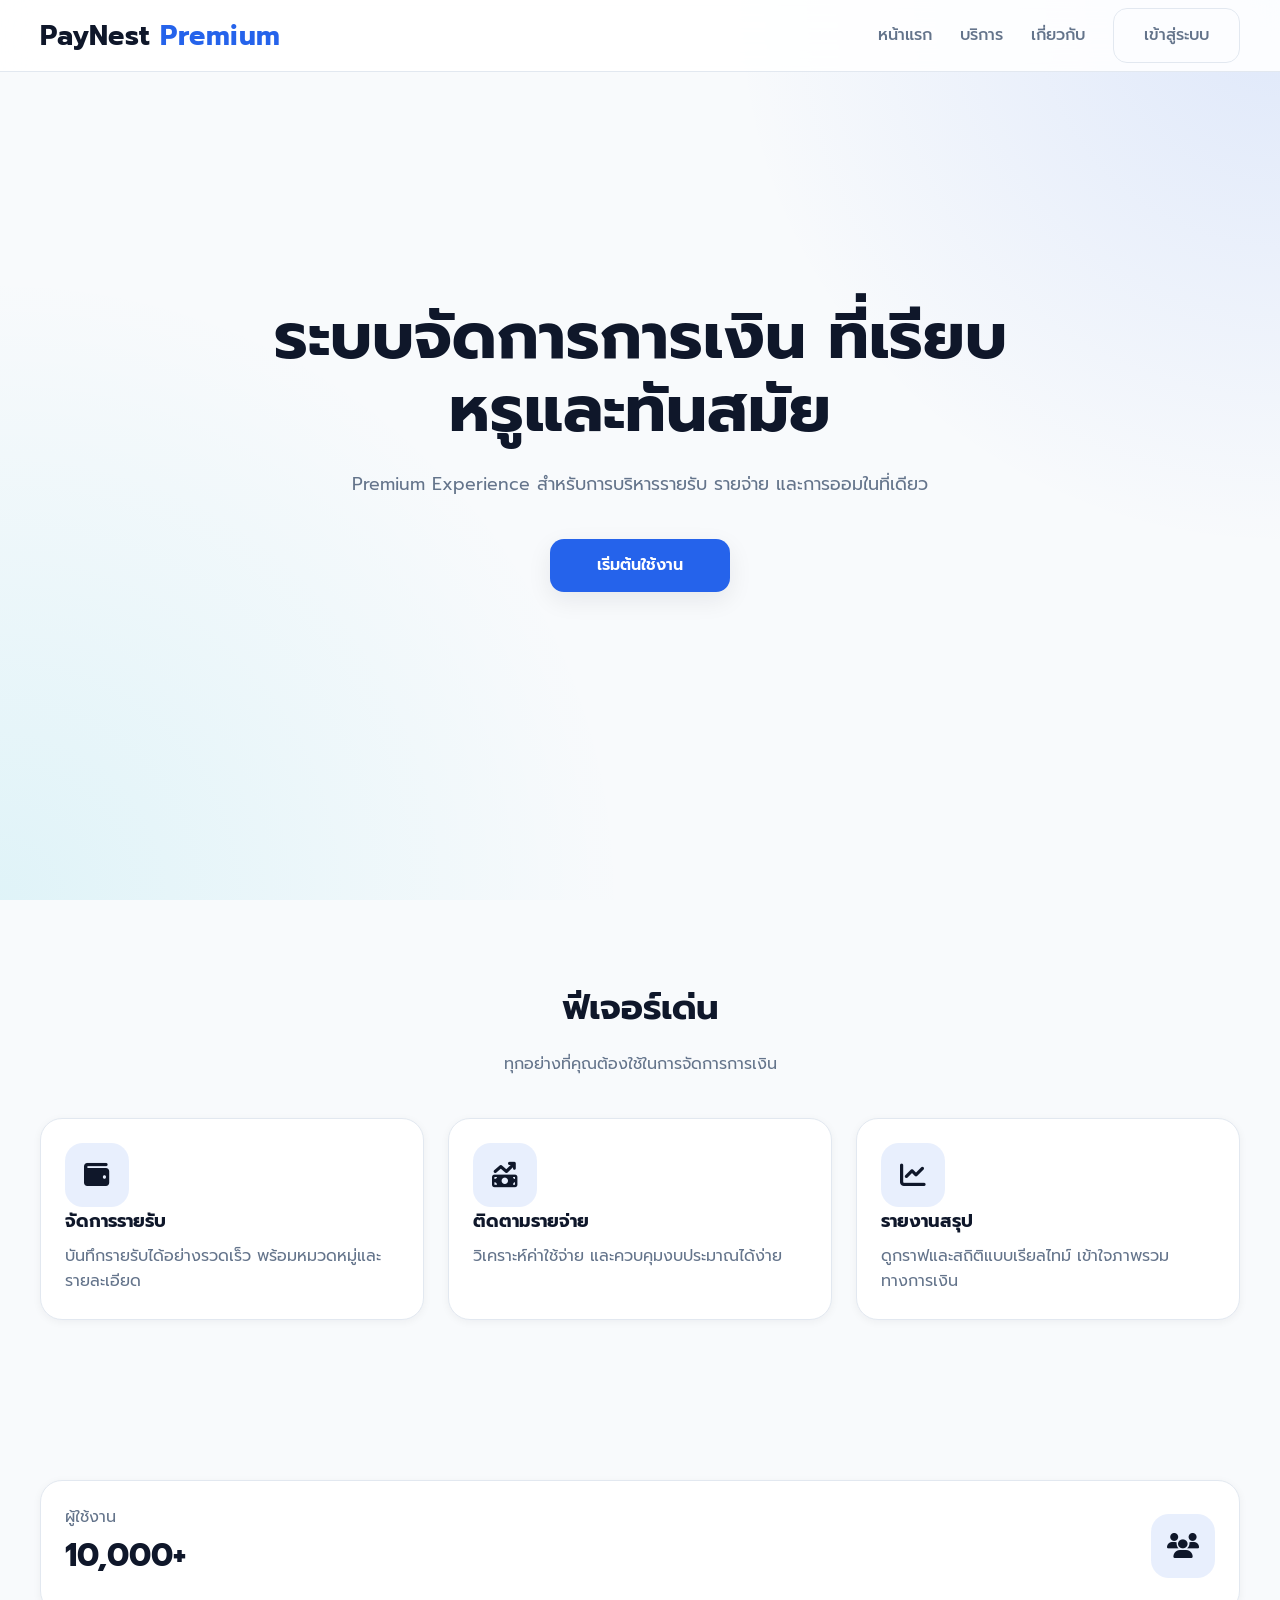
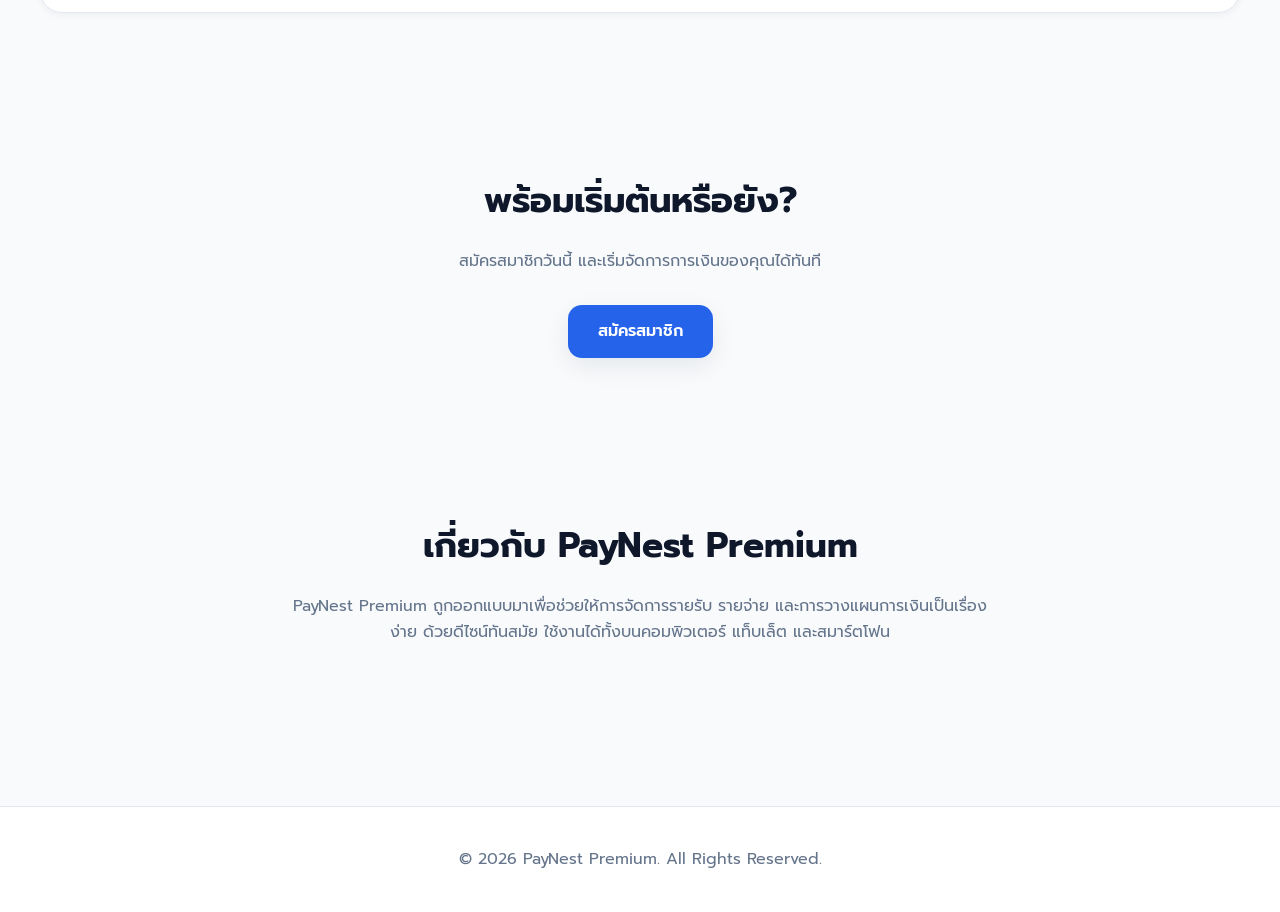
<file: index.html>
<!DOCTYPE html>
<html lang="th">

<head>

    <meta charset="UTF-8">

    <meta name="viewport"
          content="width=device-width, initial-scale=1.0">

    <title>PayNest Premium</title>

    <link rel="stylesheet"
          href="assets/css/variables.css">

    <link rel="stylesheet"
          href="assets/css/style.css">

    <link rel="stylesheet"
          href="assets/css/components.css">

    <link rel="stylesheet"
          href="assets/css/responsive.css">
<link rel="stylesheet"
      href="https://cdnjs.cloudflare.com/ajax/libs/font-awesome/6.7.2/css/all.min.css">
</head>

<body>

    <!-- Loading -->
    <div id="loader"></div>

    <!-- Navigation -->
    <header class="header">

        <div class="container">

            <h1 class="logo">
                PayNest
                <span>Premium</span>
            </h1>

            <nav>

                <a href="#">หน้าแรก</a>

                <a href="#">บริการ</a>

                <a href="#">เกี่ยวกับ</a>

                <a href="login.html"
                   class="btn">
                    เข้าสู่ระบบ
                </a>

            </nav>

        </div>

    </header>

    <!-- Hero -->

    <section class="hero">

        <div class="container">

            <h2>
                ระบบจัดการการเงิน
                ที่เรียบหรูและทันสมัย
            </h2>

            <p>

                Premium Experience
                สำหรับการบริหารรายรับ รายจ่าย
                และการออมในที่เดียว

            </p>

            <a href="register.html"
               class="btn-primary">

                เริ่มต้นใช้งาน

            </a>

        </div>

    </section>
    <!-- Back To Top -->

    <button id="backToTop"
        class="back-to-top"
        aria-label="Back to Top">

    <i class="fa-solid fa-arrow-up"></i>

</button>

    <script src="assets/js/app.js"></script>

</body>

</html>
    <script src="assets/js/app.js"></script>

</body>

</html>    <!-- Features -->

    <section id="features">

        <div class="container">

            <div class="text-center mb-3 fade-up">

                <h2>ฟีเจอร์เด่น</h2>

                <p>
                    ทุกอย่างที่คุณต้องใช้ในการจัดการการเงิน
                </p>

            </div>

            <div class="features-grid">

                <div class="dashboard-card fade-up">

                    <div class="stat-icon">

                        <i class="fa-solid fa-wallet"></i>

                    </div>

                    <h3>จัดการรายรับ</h3>

                    <p>
                        บันทึกรายรับได้อย่างรวดเร็ว
                        พร้อมหมวดหมู่และรายละเอียด
                    </p>

                </div>

                <div class="dashboard-card fade-up">

                    <div class="stat-icon">

                        <i class="fa-solid fa-money-bill-trend-up"></i>

                    </div>

                    <h3>ติดตามรายจ่าย</h3>

                    <p>
                        วิเคราะห์ค่าใช้จ่าย
                        และควบคุมงบประมาณได้ง่าย
                    </p>

                </div>

                <div class="dashboard-card fade-up">

                    <div class="stat-icon">

                        <i class="fa-solid fa-chart-line"></i>

                    </div>

                    <h3>รายงานสรุป</h3>

                    <p>
                        ดูกราฟและสถิติแบบเรียลไทม์
                        เข้าใจภาพรวมทางการเงิน
                    </p>

                </div>

            </div>

        </div>

    </section>

    <!-- Statistics -->

    <section>

        <div class="container">

            <div class="stat-card fade-up">

                <div class="info">

                    <span>ผู้ใช้งาน</span>

                    <h2>10,000+</h2>

                </div>

                <div class="stat-icon">

                    <i class="fa-solid fa-users"></i>

                </div>

            </div>

        </div>

    </section>

    <!-- Call To Action -->

    <section>

        <div class="container text-center fade-up">

            <h2>

                พร้อมเริ่มต้นหรือยัง?

            </h2>

            <p class="mt-2 mb-3">

                สมัครสมาชิกวันนี้
                และเริ่มจัดการการเงินของคุณได้ทันที

            </p>

            <a href="register.html"
               class="btn-primary">

                สมัครสมาชิก

            </a>

        </div>

    </section>
    <!-- About -->

    <section id="about">

        <div class="container text-center fade-up">

            <h2>เกี่ยวกับ PayNest Premium</h2>

            <p class="mt-2">

                PayNest Premium ถูกออกแบบมาเพื่อช่วยให้การจัดการรายรับ
                รายจ่าย และการวางแผนการเงินเป็นเรื่องง่าย ด้วยดีไซน์ทันสมัย
                ใช้งานได้ทั้งบนคอมพิวเตอร์ แท็บเล็ต และสมาร์ตโฟน

            </p>

        </div>

    </section>

    <!-- Footer -->

    <footer>

        <div class="container">

            <p>

                © 2026 PayNest Premium.
                All Rights Reserved.

            </p>

        </div>

    </footer>

    <!-- Back To Top -->

    <button id="backToTop"
            class="back-to-top"
            aria-label="Back to Top">

        <i class="fa-solid fa-arrow-up"></i>

    </button>

    <!-- JavaScript -->

    <script src="assets/js/app.js"></script>

</body>

</html>
</file>
<file: assets/css/variables.css>
/* ===================================
   PayNest Premium
   Design Variables
=================================== */

:root{

    /* Colors */

    --primary:#2563eb;
    --primary-dark:#1d4ed8;

    --secondary:#06b6d4;

    --success:#10b981;

    --warning:#f59e0b;

    --danger:#ef4444;

    --background:#f8fafc;

    --surface:#ffffff;

    --surface-2:#f1f5f9;

    --border:#e2e8f0;

    --text:#0f172a;

    --text-light:#64748b;

    --white:#ffffff;

    /* Shadow */

    --shadow-sm:
        0 2px 8px rgba(15,23,42,.05);

    --shadow-md:
        0 8px 24px rgba(15,23,42,.08);

    --shadow-lg:
        0 16px 40px rgba(15,23,42,.12);

    /* Radius */

    --radius-sm:8px;

    --radius-md:14px;

    --radius-lg:22px;

    --radius-xl:32px;

    /* Typography */

    --font-family:
        "Prompt",
        "Noto Sans Thai",
        sans-serif;

    --font-xs:.75rem;

    --font-sm:.875rem;

    --font-md:1rem;

    --font-lg:1.125rem;

    --font-xl:1.5rem;

    --font-2xl:2rem;

    --font-3xl:3rem;

    --font-normal:400;

    --font-medium:500;

    --font-semibold:600;

    --font-bold:700;

    /* Layout */

    --container:1200px;

    --header-height:72px;

    /* Transition */

    --transition:.25s ease;

}
</file>
<file: assets/css/style.css>
/* ===================================
   PayNest Premium
   Main Styles
=================================== */

/* ---------- Google Font ---------- */

@import url('https://fonts.googleapis.com/css2?family=Prompt:wght@300;400;500;600;700&display=swap');

/* ---------- Reset ---------- */

*,
*::before,
*::after{

    margin:0;
    padding:0;
    box-sizing:border-box;

}

/* ---------- HTML ---------- */

html{

    scroll-behavior:smooth;

}

/* ---------- Body ---------- */

body{

    font-family:var(--font-family);

    font-size:var(--font-md);

    font-weight:var(--font-normal);

    background:var(--background);

    color:var(--text);

    line-height:1.6;

    overflow-x:hidden;

}

/* ---------- Selection ---------- */

::selection{

    background:var(--primary);

    color:#fff;

}

/* ---------- Images ---------- */

img{

    max-width:100%;

    display:block;

}

/* ---------- Links ---------- */

a{

    text-decoration:none;

    color:inherit;

}

/* ---------- List ---------- */

ul{

    list-style:none;

}

/* ---------- Button ---------- */

button{

    border:none;

    outline:none;

    cursor:pointer;

    font-family:inherit;

}

/* ---------- Input ---------- */

input,
textarea,
select{

    font-family:inherit;

    outline:none;

}

/* ---------- Container ---------- */

.container{

    width:min(100% - 32px,var(--container));

    margin-inline:auto;

}

/* ---------- Section ---------- */

section{

    padding:80px 0;

}
/* ===================================
   Header
=================================== */

.header{

    position:fixed;

    top:0;
    left:0;

    width:100%;

    height:var(--header-height);

    background:rgba(255,255,255,.88);

    backdrop-filter:blur(18px);

    -webkit-backdrop-filter:blur(18px);

    border-bottom:1px solid var(--border);

    z-index:1000;

}

.header .container{

    height:100%;

    display:flex;

    align-items:center;

    justify-content:space-between;

}

/* ---------- Logo ---------- */

.logo{

    font-size:1.7rem;

    font-weight:700;

    color:var(--text);

    letter-spacing:.5px;

}

.logo span{

    color:var(--primary);

}

/* ---------- Navigation ---------- */

.header nav{

    display:flex;

    align-items:center;

    gap:28px;

}

.header nav a{

    color:var(--text-light);

    font-weight:500;

    transition:var(--transition);

}

.header nav a:hover{

    color:var(--primary);

}

/* ===================================
   Hero
=================================== */

.hero{

    min-height:100vh;

    display:flex;

    align-items:center;

    justify-content:center;

    text-align:center;

    padding-top:var(--header-height);

    background:

        radial-gradient(circle at top right,
        rgba(37,99,235,.12),
        transparent 35%),

        radial-gradient(circle at bottom left,
        rgba(6,182,212,.10),
        transparent 40%),

        var(--background);

}

.hero .container{

    max-width:760px;

}

.hero h2{

    font-size:clamp(2.5rem,5vw,4rem);

    line-height:1.15;

    font-weight:700;

    margin-bottom:22px;

    color:var(--text);

}

.hero p{

    font-size:1.1rem;

    color:var(--text-light);

    margin-bottom:38px;

    line-height:1.8;

}
/* ===================================
   Buttons
=================================== */

.btn,
.btn-primary{

    display:inline-flex;

    align-items:center;

    justify-content:center;

    gap:10px;

    padding:14px 30px;

    border-radius:var(--radius-md);

    font-size:var(--font-md);

    font-weight:var(--font-semibold);

    transition:var(--transition);

}

.btn{

    background:transparent;

    border:1px solid var(--border);

    color:var(--text);

}

.btn:hover{

    border-color:var(--primary);

    color:var(--primary);

}

.btn-primary{

    background:var(--primary);

    color:var(--white);

    box-shadow:var(--shadow-md);

}

.btn-primary:hover{

    background:var(--primary-dark);

    transform:translateY(-3px);

    box-shadow:var(--shadow-lg);

}

/* ===================================
   Card
=================================== */

.card{

    background:var(--surface);

    border-radius:var(--radius-lg);

    padding:24px;

    border:1px solid var(--border);

    box-shadow:var(--shadow-sm);

    transition:var(--transition);

}

.card:hover{

    transform:translateY(-6px);

    box-shadow:var(--shadow-lg);

}

/* ===================================
   Loader
=================================== */

#loader{

    position:fixed;

    inset:0;

    background:var(--white);

    display:flex;

    justify-content:center;

    align-items:center;

    z-index:9999;

    transition:.4s;

}

#loader::after{

    content:"";

    width:52px;

    height:52px;

    border:5px solid var(--border);

    border-top-color:var(--primary);

    border-radius:50%;

    animation:spin .9s linear infinite;

}

/* ===================================
   Utility
=================================== */

.text-center{

    text-align:center;

}

.hidden{

    display:none!important;

}

.mt-1{margin-top:10px;}

.mt-2{margin-top:20px;}

.mt-3{margin-top:30px;}

.mb-1{margin-bottom:10px;}

.mb-2{margin-bottom:20px;}

.mb-3{margin-bottom:30px;}

/* ===================================
   Scrollbar
=================================== */

::-webkit-scrollbar{

    width:10px;

}

::-webkit-scrollbar-track{

    background:var(--surface-2);

}

::-webkit-scrollbar-thumb{

    background:var(--primary);

    border-radius:20px;

}

::-webkit-scrollbar-thumb:hover{

    background:var(--primary-dark);

}

/* ===================================
   Animations
=================================== */

@keyframes spin{

    to{

        transform:rotate(360deg);

    }

}

@keyframes fadeUp{

    from{

        opacity:0;

        transform:translateY(30px);

    }

    to{

        opacity:1;

        transform:translateY(0);

    }

}

.fade-up{

    animation:fadeUp .8s ease forwards;

}

/* ===================================
   Footer
=================================== */

footer{

    padding:40px 0;

    text-align:center;

    color:var(--text-light);

    border-top:1px solid var(--border);

    margin-top:80px;

}
/* ===================================
   Features Grid
=================================== */

.features-grid{

    display:grid;

    grid-template-columns:repeat(auto-fit,minmax(280px,1fr));

    gap:24px;

    margin-top:40px;

}
footer{

    background:var(--surface);

}
/* ===================================
   Section Title
=================================== */

section h2{

    font-size:2.2rem;

    font-weight:700;

    margin-bottom:16px;

}

section p{

    color:var(--text-light);

    max-width:720px;

    margin-inline:auto;

}

/* ===================================
   Hero Buttons
=================================== */

.hero .btn-primary,
.hero .btn-outline{

    min-width:180px;

}

/* ===================================
   Navigation Active
=================================== */

.header nav a.active{

    color:var(--primary);

}

/* ===================================
   Footer
=================================== */

footer{

    background:var(--surface);

}

footer p{

    margin:0;

    color:var(--text-light);

}

/* ===================================
   Features Grid
=================================== */

.features-grid{

    display:grid;

    grid-template-columns:repeat(3,1fr);

    gap:24px;

    margin-top:40px;

}

/* ===================================
   Hero Animation
=================================== */

.hero .container{

    animation:fadeUp .8s ease;

}
</file>
<file: assets/css/components.css>
/* ===================================
   PayNest Premium
   Components
=================================== */

/* ---------- Form Group ---------- */

.form-group{

    display:flex;

    flex-direction:column;

    gap:8px;

    margin-bottom:20px;

}

/* ---------- Label ---------- */

.form-label{

    font-size:var(--font-sm);

    font-weight:var(--font-semibold);

    color:var(--text);

}

/* ---------- Input ---------- */

.form-input{

    width:100%;

    height:52px;

    padding:0 16px;

    border:1px solid var(--border);

    border-radius:var(--radius-md);

    background:var(--surface);

    color:var(--text);

    font-size:var(--font-md);

    transition:var(--transition);

}

.form-input:focus{

    border-color:var(--primary);

    box-shadow:0 0 0 4px rgba(37,99,235,.12);

}

/* ---------- Textarea ---------- */

.form-textarea{

    width:100%;

    min-height:140px;

    padding:16px;

    resize:vertical;

    border:1px solid var(--border);

    border-radius:var(--radius-md);

    background:var(--surface);

    font-size:var(--font-md);

    transition:var(--transition);

}

.form-textarea:focus{

    border-color:var(--primary);

    box-shadow:0 0 0 4px rgba(37,99,235,.12);

}

/* ---------- Select ---------- */

.form-select{

    width:100%;

    height:52px;

    padding:0 16px;

    border:1px solid var(--border);

    border-radius:var(--radius-md);

    background:var(--surface);

    cursor:pointer;

    transition:var(--transition);

}

.form-select:focus{

    border-color:var(--primary);

    box-shadow:0 0 0 4px rgba(37,99,235,.12);

}

/* ---------- Helper ---------- */

.form-helper{

    font-size:var(--font-xs);

    color:var(--text-light);

}

/* ---------- Error ---------- */

.form-error{

    font-size:var(--font-xs);

    color:var(--danger);

}

/* ---------- Success ---------- */

.form-success{

    font-size:var(--font-xs);

    color:var(--success);

}
/* ===================================
   Advanced Buttons
=================================== */

.btn-secondary{

    display:inline-flex;

    align-items:center;

    justify-content:center;

    gap:10px;

    padding:14px 28px;

    background:var(--secondary);

    color:var(--white);

    border:none;

    border-radius:var(--radius-md);

    font-weight:var(--font-semibold);

    transition:var(--transition);

}

.btn-secondary:hover{

    transform:translateY(-2px);

    box-shadow:var(--shadow-md);

}

.btn-outline{

    display:inline-flex;

    align-items:center;

    justify-content:center;

    gap:10px;

    padding:14px 28px;

    background:transparent;

    color:var(--primary);

    border:2px solid var(--primary);

    border-radius:var(--radius-md);

    transition:var(--transition);

}

.btn-outline:hover{

    background:var(--primary);

    color:var(--white);

}

/* ===================================
   Badge
=================================== */

.badge{

    display:inline-flex;

    align-items:center;

    justify-content:center;

    padding:6px 12px;

    border-radius:999px;

    font-size:var(--font-xs);

    font-weight:var(--font-semibold);

}

.badge-success{

    background:rgba(16,185,129,.12);

    color:var(--success);

}

.badge-warning{

    background:rgba(245,158,11,.12);

    color:var(--warning);

}

.badge-danger{

    background:rgba(239,68,68,.12);

    color:var(--danger);

}

.badge-primary{

    background:rgba(37,99,235,.12);

    color:var(--primary);

}

/* ===================================
   Chip
=================================== */

.chip{

    display:inline-flex;

    align-items:center;

    gap:8px;

    padding:8px 14px;

    background:var(--surface-2);

    border-radius:999px;

    font-size:var(--font-sm);

}

/* ===================================
   Avatar
=================================== */

.avatar{

    width:48px;

    height:48px;

    border-radius:50%;

    overflow:hidden;

    background:var(--surface-2);

}

.avatar img{

    width:100%;

    height:100%;

    object-fit:cover;

}

/* ===================================
   Dashboard Card
=================================== */

.dashboard-card{

    background:var(--surface);

    border:1px solid var(--border);

    border-radius:var(--radius-lg);

    padding:24px;

    box-shadow:var(--shadow-sm);

    transition:var(--transition);

}

.dashboard-card:hover{

    transform:translateY(-6px);

    box-shadow:var(--shadow-lg);

}

.dashboard-card h3{

    font-size:var(--font-lg);

    margin-bottom:8px;

}

.dashboard-card p{

    color:var(--text-light);

}

/* ===================================
   Statistics Card
=================================== */

.stat-card{

    display:flex;

    justify-content:space-between;

    align-items:center;

    padding:24px;

    border-radius:var(--radius-lg);

    background:var(--surface);

    border:1px solid var(--border);

    box-shadow:var(--shadow-sm);

}

.stat-card .info h2{

    font-size:2rem;

    font-weight:700;

    margin-bottom:6px;

}

.stat-card .info span{

    color:var(--text-light);

}

.stat-icon{

    width:64px;

    height:64px;

    display:flex;

    align-items:center;

    justify-content:center;

    border-radius:18px;

    background:rgba(37,99,235,.10);

    font-size:1.6rem;

}
/* ===================================
   Modal
=================================== */

.modal{

    position:fixed;

    inset:0;

    display:flex;

    justify-content:center;

    align-items:center;

    background:rgba(15,23,42,.45);

    opacity:0;

    visibility:hidden;

    transition:var(--transition);

    z-index:2000;

}

.modal.active{

    opacity:1;

    visibility:visible;

}

.modal-content{

    width:min(92%,520px);

    background:var(--surface);

    border-radius:var(--radius-lg);

    padding:28px;

    box-shadow:var(--shadow-lg);

    animation:fadeUp .3s ease;

}

/* ===================================
   Toast
=================================== */

.toast{

    position:fixed;

    right:24px;

    bottom:24px;

    min-width:280px;

    padding:16px 20px;

    background:var(--surface);

    border-left:5px solid var(--primary);

    border-radius:var(--radius-md);

    box-shadow:var(--shadow-lg);

    z-index:3000;

}

.toast-success{

    border-left-color:var(--success);

}

.toast-warning{

    border-left-color:var(--warning);

}

.toast-danger{

    border-left-color:var(--danger);

}

/* ===================================
   Table
=================================== */

.table{

    width:100%;

    border-collapse:collapse;

}

.table th{

    background:var(--surface-2);

    text-align:left;

    padding:16px;

    font-weight:600;

}

.table td{

    padding:16px;

    border-top:1px solid var(--border);

}

.table tr:hover{

    background:rgba(37,99,235,.03);

}

/* ===================================
   Dropdown
=================================== */

.dropdown{

    position:relative;

}

.dropdown-menu{

    position:absolute;

    top:calc(100% + 8px);

    right:0;

    min-width:220px;

    background:var(--surface);

    border:1px solid var(--border);

    border-radius:var(--radius-md);

    box-shadow:var(--shadow-lg);

    display:none;

}

.dropdown.active .dropdown-menu{

    display:block;

}

.dropdown-menu a{

    display:block;

    padding:14px 18px;

    transition:var(--transition);

}

.dropdown-menu a:hover{

    background:var(--surface-2);

}

/* ===================================
   Empty State
=================================== */

.empty-state{

    text-align:center;

    padding:60px 20px;

}

.empty-state h3{

    margin-top:18px;

    margin-bottom:10px;

}

.empty-state p{

    color:var(--text-light);

}

/* ===================================
   Pagination
=================================== */

.pagination{

    display:flex;

    justify-content:center;

    gap:10px;

    margin-top:32px;

}

.pagination button{

    width:42px;

    height:42px;

    border-radius:12px;

    background:var(--surface);

    border:1px solid var(--border);

    transition:var(--transition);

}

.pagination button:hover{

    background:var(--primary);

    color:#fff;

}

.pagination .active{

    background:var(--primary);

    color:#fff;

}

/* ===================================
   Loading Overlay
=================================== */

.loading-overlay{

    position:absolute;

    inset:0;

    display:flex;

    justify-content:center;

    align-items:center;

    background:rgba(255,255,255,.7);

    backdrop-filter:blur(3px);

}

.spinner{

    width:42px;

    height:42px;

    border:4px solid var(--border);

    border-top-color:var(--primary);

    border-radius:50%;

    animation:spin .8s linear infinite;

}
/* ===================================
   Back To Top
=================================== */

.back-to-top{

    position:fixed;

    right:24px;

    bottom:24px;

    width:52px;

    height:52px;

    display:flex;

    align-items:center;

    justify-content:center;

    border:none;

    border-radius:50%;

    background:var(--primary);

    color:var(--white);

    font-size:1.3rem;

    cursor:pointer;

    box-shadow:var(--shadow-lg);

    opacity:0;

    visibility:hidden;

    transform:translateY(20px);

    transition:var(--transition);

    z-index:999;

}

.back-to-top:hover{

    background:var(--primary-dark);

    transform:translateY(-4px);

}

.back-to-top.show{

    opacity:1;

    visibility:visible;

    transform:translateY(0);

}
/* ===================================
   Auth
=================================== */

.auth-page{

    min-height:100vh;

    display:flex;

    justify-content:center;

    align-items:center;

    padding:40px 20px;

    background:linear-gradient(
        135deg,
        #eff6ff,
        #f8fafc
    );

}

.auth-card{

    width:100%;

    max-width:430px;

    background:rgba(255,255,255,.92);

    backdrop-filter:blur(18px);

    -webkit-backdrop-filter:blur(18px);

    border:1px solid rgba(255,255,255,.4);

    border-radius:24px;

    padding:32px;

    box-shadow:0 20px 60px rgba(15,23,42,.12);

}

.auth-header{

    text-align:center;

    margin-bottom:28px;

}

.auth-header h1{

    font-size:2rem;

    margin-bottom:10px;

}

.auth-header p{

    color:var(--text-light);

}

.password-field{

    position:relative;

}

.password-field .form-input{

    padding-right:52px;

}

.password-toggle{

    position:absolute;

    top:50%;

    right:16px;

    transform:translateY(-50%);

    background:none;

    border:none;

    color:var(--text-light);

    cursor:pointer;

    font-size:1rem;

}

.password-toggle:hover{

    color:var(--primary);

}
</file>
<file: assets/css/responsive.css>
/* ===================================
   Responsive
=================================== */

/* ---------- Laptop ---------- */

@media (max-width:1200px){

    .container{

        width:min(100% - 40px,1000px);

    }

}

/* ---------- Tablet ---------- */

@media (max-width:992px){

    .header .container{

        height:auto;

        padding:16px 0;

        flex-direction:column;

        gap:16px;

    }

    .header{

        height:auto;

    }

    .hero{

        padding-top:140px;

    }

    .hero h2{

        font-size:2.6rem;

    }

    .header nav{

        flex-wrap:wrap;

        justify-content:center;

    }

    .stat-card{

        flex-direction:column;

        text-align:center;

        gap:20px;

    }

}
/* ---------- Mobile Large ---------- */

@media (max-width:768px){

    section{

        padding:60px 0;

    }

    .container{

        width:calc(100% - 24px);

    }

    .hero{

        min-height:auto;

        padding-top:140px;

        padding-bottom:80px;

    }

    .hero h2{

        font-size:2rem;

        line-height:1.3;

    }

    .hero p{

        font-size:1rem;

        margin-bottom:28px;

    }

    .header nav{

        gap:14px;

    }

    .btn,
    .btn-primary,
    .btn-secondary,
    .btn-outline{

        width:100%;

    }

    .dashboard-card,

    .card,

    .stat-card{

        padding:20px;

    }

    .table{

        display:block;

        overflow-x:auto;

        white-space:nowrap;

    }

}

/* ---------- Mobile ---------- */

@media (max-width:576px){

    .logo{

        font-size:1.45rem;

    }

    .hero h2{

        font-size:1.7rem;

    }

    .hero p{

        font-size:.95rem;

    }

    .modal-content{

        width:94%;

        padding:20px;

    }

    .toast{

        left:12px;

        right:12px;

        bottom:12px;

        min-width:auto;

    }

    .pagination{

        flex-wrap:wrap;

    }

    .avatar{

        width:40px;

        height:40px;

    }

}
/* ---------- Small Mobile ---------- */

@media (max-width:400px){

    html{

        font-size:14px;

    }

    .container{

        width:calc(100% - 20px);

    }

    .header .container{

        gap:12px;

        padding:12px 0;

    }

    .header nav{

        gap:10px;

    }

    .header nav a{

        font-size:.9rem;

    }

    .hero{

        padding-top:130px;

        padding-bottom:60px;

    }

    .hero h2{

        font-size:1.5rem;

    }

    .hero p{

        font-size:.9rem;

        line-height:1.7;

    }

    .btn,
    .btn-primary,
    .btn-secondary,
    .btn-outline{

        padding:12px 18px;

        font-size:.95rem;

    }

    .dashboard-card,
    .card,
    .stat-card{

        padding:16px;

    }

    .stat-card .info h2{

        font-size:1.6rem;

    }

    .stat-icon{

        width:52px;

        height:52px;

        font-size:1.3rem;

    }

}

/* ---------- Large Desktop ---------- */

@media (min-width:1400px){

    .container{

        max-width:1320px;

    }

    .hero .container{

        max-width:900px;

    }

}

/* ---------- Print ---------- */

@media print{

    .header,
    .btn,
    .btn-primary,
    .btn-secondary,
    .btn-outline,
    .toast,
    .modal,
    #loader{

        display:none !important;

    }

    body{

        background:#fff;

        color:#000;

    }

    .card,
    .dashboard-card,
    .stat-card{

        border:1px solid #ddd;

        box-shadow:none;

    }

}
@media (max-width:768px){

    .features-grid{

        grid-template-columns:1fr;

    }

}
/* ---------- Features ---------- */

@media (max-width:992px){

    .features-grid{

        grid-template-columns:repeat(2,1fr);

    }

}

@media (max-width:768px){

    .features-grid{

        grid-template-columns:1fr;

    }

}
@media (max-width:576px){

    .auth-card{

        padding:24px;

    }

}
</file>
